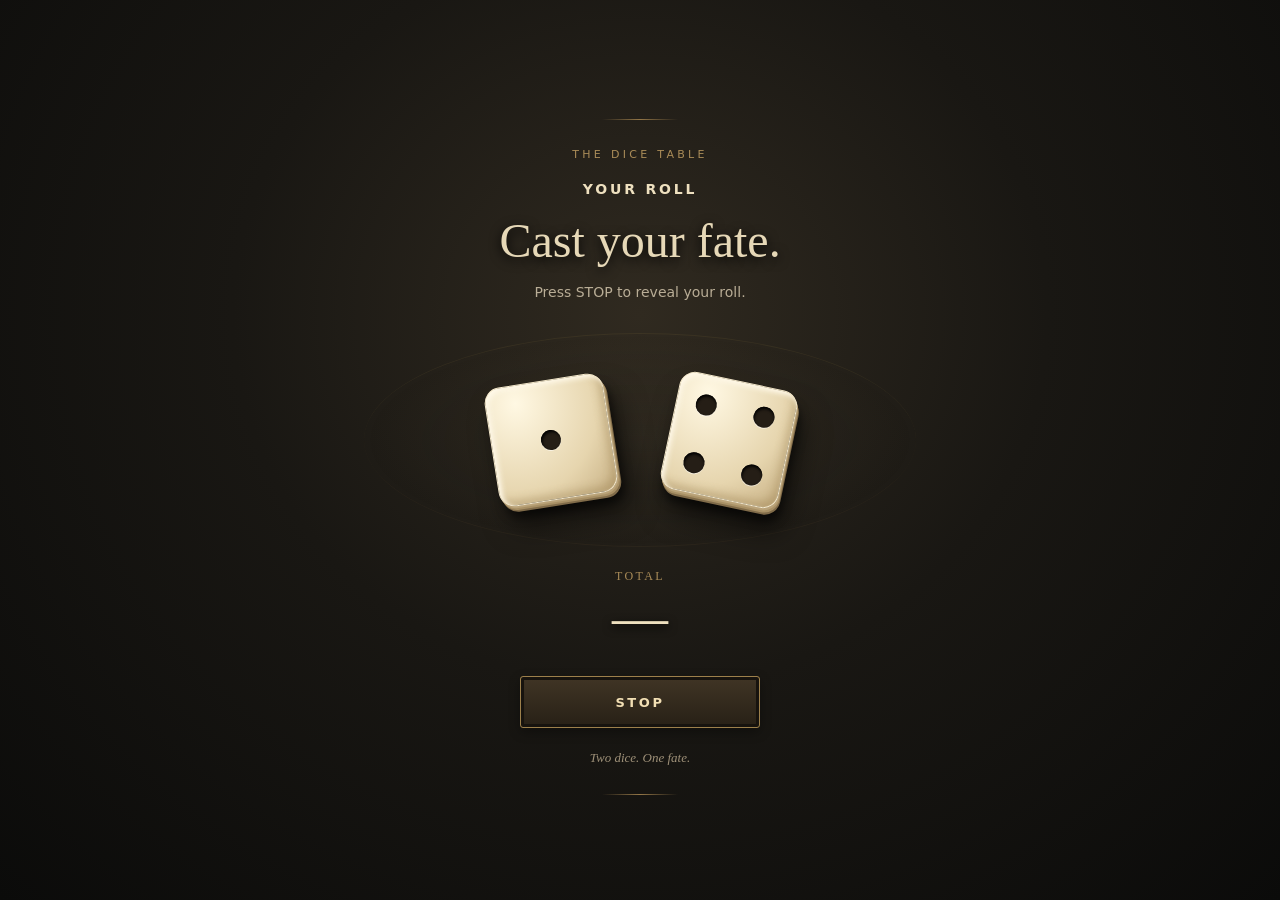
<file: dice/index.html>
<!doctype html>
<html lang="en">
<head>
  <meta charset="utf-8">
  <meta name="viewport" content="width=device-width, initial-scale=1">
  <title>Dice roll</title>
  <link rel="stylesheet" href="dice.css">
  <script src="dice.js" defer></script>
</head>
<body>
  <main class="dice-panel">
    <p class="eyebrow">THE DICE TABLE</p>
    <p class="turn-label" id="turn-label">YOUR ROLL</p>
    <h1>Cast your fate.</h1>
    <p class="hint">Press STOP to reveal your roll.</p>
    <div class="dice-pair" aria-label="Two dice rolling">
      <div class="die" role="img" aria-label="First die rolling"></div>
      <div class="die" role="img" aria-label="Second die rolling"></div>
    </div>
    <p class="total" role="status" aria-live="polite" aria-atomic="true">Total <strong>—</strong></p>
    <div class="results" aria-live="polite" aria-atomic="true" hidden>
      <p>YOUR ROLL: <strong id="player-total">—</strong></p>
      <p>ENEMY ROLL: <strong id="enemy-total">—</strong></p>
    </div>
    <button id="stop" type="button">STOP</button>
    <p class="footnote">Two dice. One fate.</p>
  </main>
</body>
</html>
</file>
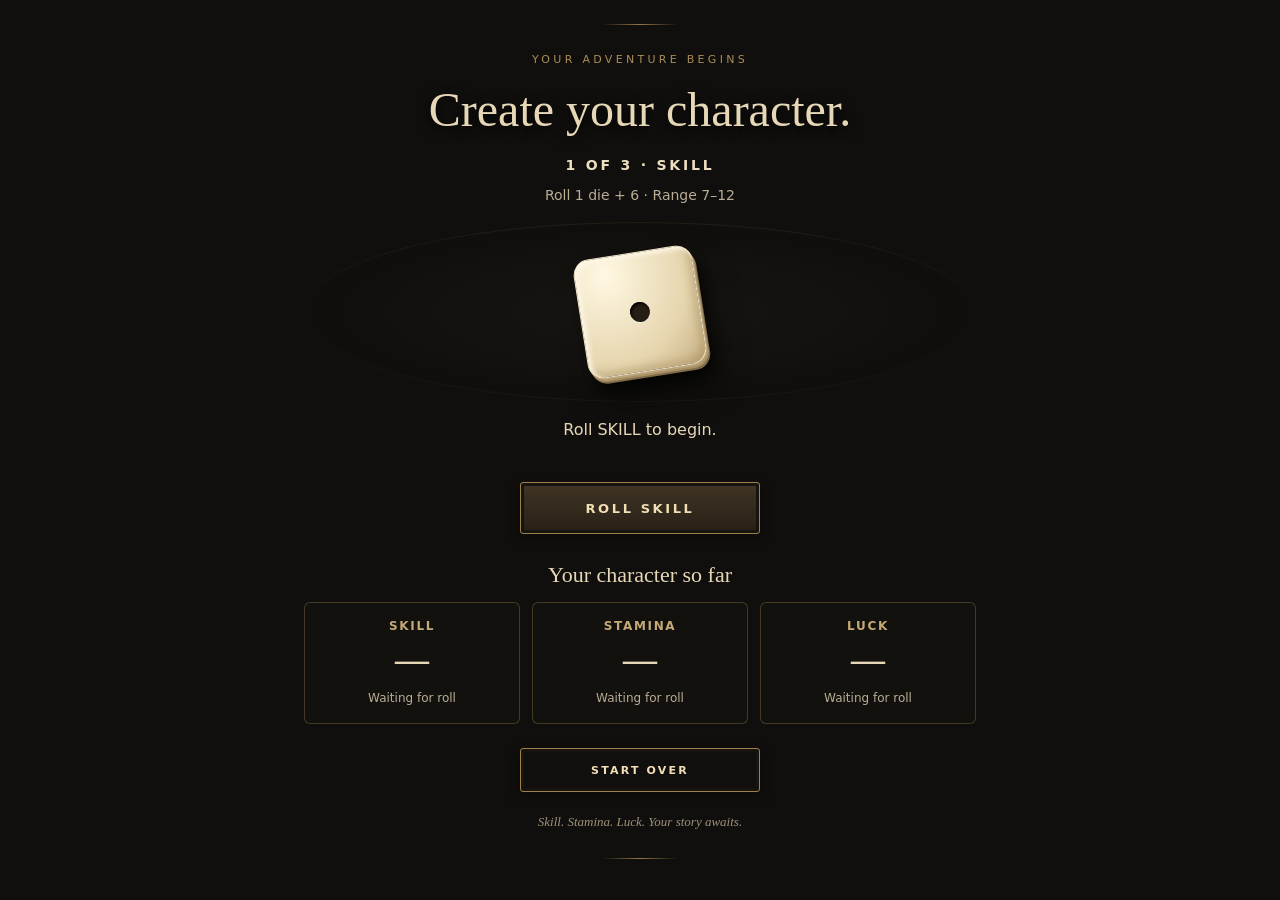
<file: game-2-map/index.html>
<!doctype html>
<html lang="en" class="game-2-starting">
<head>
  <meta charset="utf-8">
  <meta name="viewport" content="width=device-width, initial-scale=1">
  <style>
    html { background: #080706; }
    html.game-2-starting body { visibility: hidden; }
  </style>
  <title>Fighting Fantasy - Game 2</title>
  <link rel="stylesheet" href="style.css?v=activity-panel-20260919">
</head>
<body>
  <section id="characterSetup" aria-label="Create your character" hidden></section>
  <main id="adventure" class="game-shell" hidden>
    <section class="scene-panel">
      <img id="scene" alt="Current dungeon location">
      <div class="shade" aria-hidden="true"></div>
    </section>

    <section class="story-panel">
      <dl id="playerStats" class="player-stats" aria-label="Your current stats" aria-live="polite" hidden>
        <div><dt>SKILL</dt><dd id="playerSkill"></dd></div>
        <div><dt>STAMINA</dt><dd id="playerStamina"></dd></div>
        <div><dt>LUCK</dt><dd id="playerLuck"></dd></div>
      </dl>
      <section id="activityPanel" class="activity-panel" aria-label="Main activity panel">
      <div id="storyContent">
      <p class="eyebrow">Fighting Fantasy</p>
      <h1 id="locationName" tabindex="-1"></h1>
      <p id="storyText" class="story-text"></p>
      <nav id="storyPager" class="story-pager" aria-label="Story pages" hidden>
        <button id="previousPage" type="button" aria-label="Previous story page">←</button>
        <span id="pageIndicator" role="status" aria-live="polite"></span>
        <button id="nextPage" type="button" aria-label="Next story page">→</button>
      </nav>
      </div>
      <div id="luckContent" hidden>
      <h2>TEST YOUR LUCK</h2>
      <div id="luckDice" hidden></div>
      </div>
      <p id="luckResult" role="status" hidden></p>
      <button id="stopLuckButton" class="choice-button" type="button" hidden>STOP</button>
      <div id="monsterTimer" class="monster-timer" role="timer" aria-label="Time remaining" hidden>
        <span>Time remaining</span>
        <strong id="monsterSeconds">10</strong>
      </div>

      <section id="battle" aria-label="Battle" hidden></section>
      <p id="activityMessage" role="status" hidden></p>
      </section>
      <div id="choiceHeading" class="choice-heading">What will you do?</div>
      <div id="choiceButtons" class="choices" aria-label="Story choices"></div>

      <div class="utility-buttons">
        <button id="inventoryButton" class="inventory-button" aria-expanded="false">
          Inventory <span id="inventoryCount">0/2</span>
        </button>
        <button id="useButton" class="use-button">Use</button>
        <button id="examineButton" class="examine-button">Examine</button>
      </div>
      <div id="inventoryPanel" class="inventory-panel" hidden>
        <button class="inventory-slot" data-inventory-slot="0">
          <span>Item 1</span><strong id="inventoryItem1">Empty</strong>
        </button>
        <button class="inventory-slot" data-inventory-slot="1">
          <span>Item 2</span><strong id="inventoryItem2">Empty</strong>
        </button>
        <button id="clearInventoryButton" class="clear-inventory">Clear Inventory</button>
      </div>

    </section>
  </main>
  <script src="../dice/dice.js"></script>
  <script src="../stats/stats.js"></script>
  <script src="map-data.js?v=pit-door-20260916"></script>
  <script src="navigation/navigation.js"></script>
  <script src="inventory/inventory.js?v=visible-items-20260919"></script>
  <script src="../combat/encounter/combat.js"></script>
  <script src="../combat/encounter/battle-ui.js?v=matched-sword-speed"></script>
  <script src="combat/combat.js?v=skill-test-20260919"></script>
  <script src="../stats/stats-ui.js"></script>
  <script src="character-setup.js"></script>
  <script src="luck-check.js"></script>
  <script src="game.js"></script>
</body>
</html>
</file>
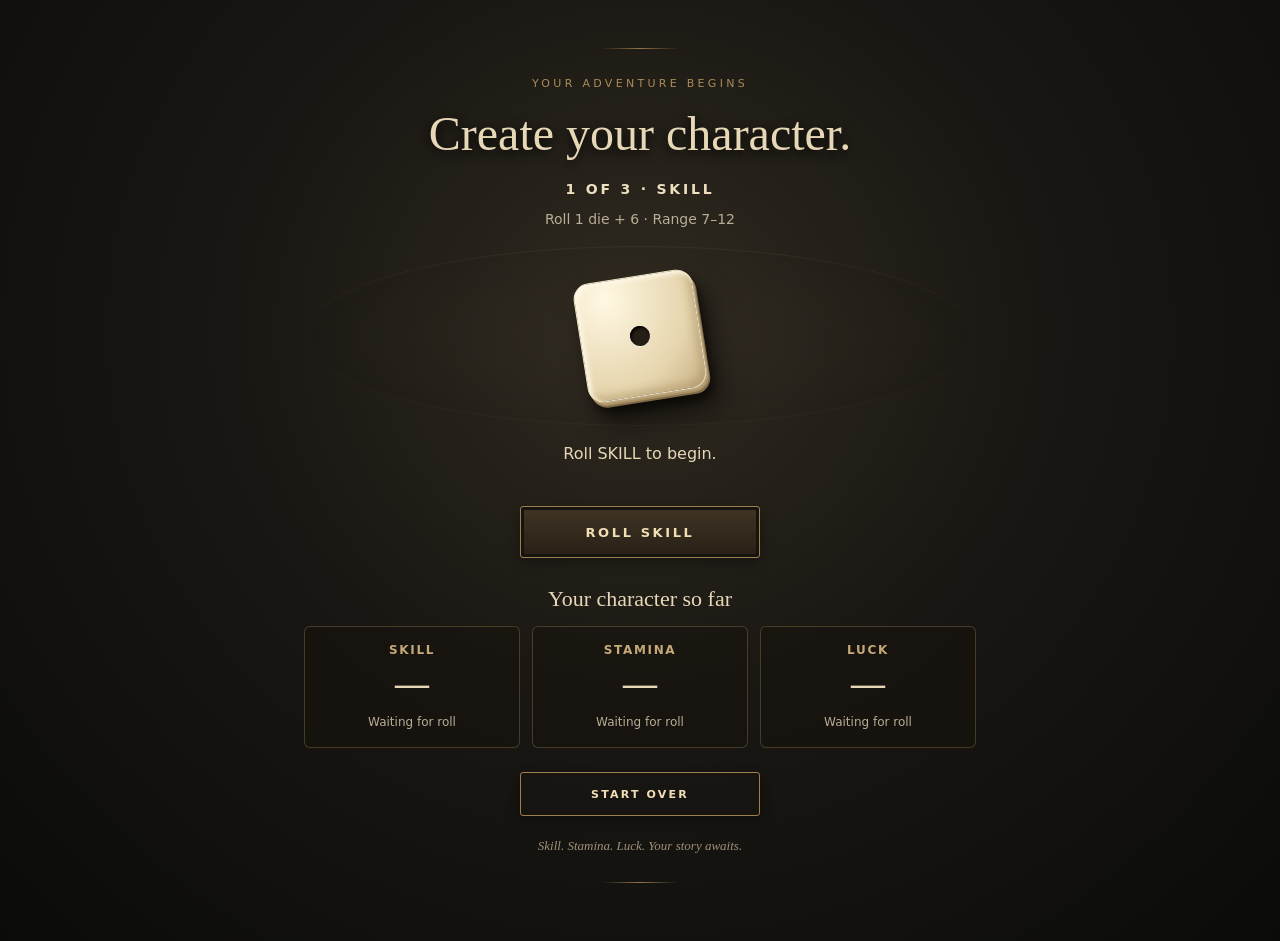
<file: stats/index.html>
<!doctype html>
<!-- Generated by build-demo.py; edit the separate source files, then rebuild. -->
<html lang="en">
<head>
  <meta charset="utf-8">
  <meta name="viewport" content="width=device-width, initial-scale=1">
  <title>Create your character — Player stats</title>
  <style>
/* Source: ../dice/dice.css */
* { box-sizing: border-box; }
:root { color-scheme: dark; font-family: Georgia, "Times New Roman", serif; color: #e6d8b7; background: #100f0d; }
body {
  margin: 0; min-height: 100vh; min-height: 100svh; display: grid; place-items: center; padding: 24px;
  background: radial-gradient(ellipse at 50% 35%, #302a20 0, #191713 45%, #0b0b0a 100%);
}
.dice-panel { position: relative; width: min(100%, 600px); text-align: center; padding: 48px 24px 34px; }
.dice-panel::before, .dice-panel::after { content: ""; display: block; width: 76px; height: 1px; margin: 0 auto 28px; background: linear-gradient(90deg, transparent, #937647, transparent); }
.dice-panel::after { margin: 28px auto 0; }
.eyebrow { margin: 0; color: #aa8c58; font: 11px system-ui, sans-serif; letter-spacing: .3em; }
h1 { margin: 16px 0 14px; font-size: clamp(32px, 7vw, 48px); font-weight: 400; text-shadow: 0 3px 12px #000; }
.hint { min-height: 20px; margin: 0; color: #b9ad96; font: 14px/1.5 system-ui, sans-serif; }
.dice-pair {
  display: flex; align-items: center; justify-content: center; gap: clamp(28px, 8vw, 58px); margin: 30px auto 22px; padding: 46px 20px;
  border-radius: 50%; border-top: 1px solid #8b734025; border-bottom: 1px solid #8b734018;
  background: radial-gradient(ellipse, #49403025, transparent 70%);
  perspective: 700px;
}
.die {
  flex-shrink: 0; width: clamp(88px, 24vw, 120px); aspect-ratio: 1;
  padding: 19px; display: grid; grid-template: repeat(3, 1fr) / repeat(3, 1fr); gap: 9px;
  border-radius: 16px; border: 1px solid #f5e9cc;
  background: radial-gradient(ellipse at 25% 15%, #fff8e3, #e6d5ae 65%, #c6af83);
  box-shadow: inset 3px 3px 5px #fff9e9, inset -4px -5px 9px #8b6f3c50, 1px 2px 0 #baa379, 2px 4px 0 #a89065, 3px 6px 0 #806b49, 5px 12px 10px #0008, 10px 22px 28px #0008;
  transform: rotate(-9deg);
}
.die:nth-child(2) { transform: rotate(12deg); }
.pip { border-radius: 50%; background: #251e16; box-shadow: inset 1px 2px 3px #000, 0 1px 0 #fff8; visibility: hidden; }
.pip.visible { visibility: visible; }
.rolling .die { animation: tumble .24s ease-in-out infinite alternate; }
.rolling .die:nth-child(2) { animation: tumble-second .28s ease-in-out infinite alternate; }
@keyframes tumble { from { transform: translateY(-3px) rotate(-13deg); } to { transform: translateY(3px) rotate(5deg); } }
@keyframes tumble-second { from { transform: translateY(3px) rotate(15deg); } to { transform: translateY(-4px) rotate(-4deg); } }
.total { margin: 0 0 24px; color: #aa8c58; font-size: 12px; text-transform: uppercase; letter-spacing: .2em; }
.total strong { display: block; min-height: 68px; color: #eee0bf; font-size: 56px; font-weight: 400; line-height: 1.2; letter-spacing: 0; font-variant-numeric: tabular-nums; text-shadow: 0 3px 10px #000; }
button { width: min(100%, 240px); min-height: 52px; border: 1px solid #9d804b; border-radius: 3px; background: linear-gradient(#403525, #272016); color: #f2dfb4; box-shadow: inset 0 0 0 3px #17130e, 0 4px 12px #0005; font: 600 13px system-ui, sans-serif; letter-spacing: .2em; cursor: pointer; }
button:hover { background: linear-gradient(#58472f, #35291b); border-color: #d5b376; }
button:active { transform: translateY(1px); }
button:focus-visible { outline: 2px solid #f3d99f; outline-offset: 5px; }
.footnote { color: #9e9078; margin: 22px 0 0; font-size: 13px; font-style: italic; }
@media (prefers-reduced-motion: reduce) { .rolling .die { animation: none; } }
@media (max-width: 360px) { body { padding: 12px; } .dice-panel { padding-inline: 12px; } .die { padding: 15px; gap: 7px; } }

/* Turn and saved results reuse the existing palette and typography. */
.turn-label { margin: 20px 0 0; color: #eee0bf; font: 600 14px system-ui, sans-serif; letter-spacing: .2em; }
.results { margin: 0 0 24px; color: #b9ad96; font: 13px/1.6 system-ui, sans-serif; letter-spacing: .08em; }
.results p { margin: 6px 0; }
.results strong { color: #eee0bf; font-variant-numeric: tabular-nums; }

</style>
  <style>
/* Source: stats.css */
[hidden] { display: none !important; }
.dice-panel { width: min(100%, 720px); padding-top: 24px; }
.turn-label { margin-bottom: 12px; }
#message { min-height: 48px; font: 16px/1.5 system-ui, sans-serif; }
#stat-dice { margin-block: 16px; padding-block: 28px; min-height: 180px; }
h2 { font-size: 22px; font-weight: normal; margin: 28px 0 14px; }
#summary { display: grid; grid-template-columns: repeat(3, 1fr); gap: 12px; margin: 0 0 24px; }
.stat-card { border: 1px solid #93764766; border-radius: 6px; padding: 16px 8px; background: #17130e88; }
dt { font: 600 12px system-ui, sans-serif; letter-spacing: .14em; color: #c5aa78; }
dd { margin: 8px 0 0; }
.stat-value { display: block; font-size: 34px; }
.calculation { display: block; font: 12px/1.5 system-ui, sans-serif; color: #b9ad96; margin-top: 10px; }
.secondary { background: transparent; font-size: 11px; min-height: 44px; }
@media (max-width: 480px) { #summary { grid-template-columns: 1fr; } .stat-card { padding: 12px; } .stat-value { font-size: 28px; } }

</style>
</head>
<body>
  <main class="dice-panel">
    <p class="eyebrow">YOUR ADVENTURE BEGINS</p>
    <h1>Create your character.</h1>
    <p id="step" class="turn-label"></p>
    <p id="rule" class="hint"></p>
    <div id="stat-dice" class="dice-pair" role="img" aria-label="Dice ready to roll"></div>
    <p id="message" role="status" aria-live="polite" aria-atomic="true"></p>
    <button id="roll-stat" type="button">ROLL SKILL</button>
    <section aria-labelledby="summary-title">
      <h2 id="summary-title">Your character so far</h2>
      <dl id="summary"></dl>
    </section>
    <button id="reset-stats" class="secondary" type="button">START OVER</button>
    <p class="footnote">Skill. Stamina. Luck. Your story awaits.</p>
  </main>
<script>
/* Source: ../dice/dice.js */
/* Reusable logic: Dice.rollDice() returns { values: [d1, d2], total }.
   Dice.createRoller({ onTick, onStop }) separates timing from the page UI.
   Call start() to begin/restart; stop() returns the final result and fires
   onStop(result) once. Later stat systems can consume that result directly. */
(function (root) {
  "use strict";

  function rollDice(random = Math.random) {
    const values = Array.from({ length: 2 }, () => {
      const sample = random();
      if (!Number.isFinite(sample) || sample < 0 || sample >= 1) {
        throw new RangeError("Random source must return a number in [0, 1).");
      }
      return Math.floor(sample * 6) + 1;
    });
    return Object.freeze({ values: Object.freeze(values), total: values[0] + values[1] });
  }

  function createRoller({ onTick = () => {}, onStop = () => {}, interval = 75, random = Math.random } = {}) {
    if (!Number.isFinite(interval) || interval <= 0) {
      throw new RangeError("Roll interval must be a positive number.");
    }
    let timer = null;
    let result = null;
    return {
      start() {
        if (timer !== null) return;
        result = null;
        timer = setInterval(() => onTick(rollDice(random)), interval);
        onTick(rollDice(random));
      },
      stop() {
        if (result !== null) return result;
        clearInterval(timer);
        timer = null;
        result = rollDice(random);
        onStop(result);
        return result;
      },
      destroy() {
        clearInterval(timer);
        timer = null;
      }
    };
  }

  // Optional player/enemy sequencing, independent of the DOM and animation.
  // recordRoll accepts a Dice result; onComplete receives both saved results.
  function createSequence({ onComplete = () => {} } = {}) {
    let player = null;
    let enemy = null;
    function getResults() {
      return Object.freeze({ player, enemy });
    }
    return {
      getResults,
      nextTurn() { return player === null ? "player" : enemy === null ? "enemy" : null; },
      recordRoll(result) {
        if (player !== null && enemy !== null) throw new Error("Reset before starting a new sequence.");
        if (!result || !Array.isArray(result.values) || result.values.length !== 2 ||
            !result.values.every(value => Number.isInteger(value) && value >= 1 && value <= 6) ||
            result.total !== result.values[0] + result.values[1]) {
          throw new TypeError("Expected a valid two-dice result.");
        }
        const saved = Object.freeze({ values: Object.freeze([...result.values]), total: result.total });
        if (player === null) player = saved;
        else {
          enemy = saved;
          onComplete(getResults());
        }
        return getResults();
      },
      reset() { player = null; enemy = null; }
    };
  }

  root.Dice = Object.freeze({ rollDice, createRoller, createSequence });
  if (typeof module !== "undefined" && module.exports) module.exports = root.Dice;
  if (typeof document === "undefined") return;

  function mount() {
    const dice = document.querySelectorAll(".die");
    const button = document.querySelector("#stop");
    const total = document.querySelector(".total strong");
    const pair = document.querySelector(".dice-pair");
    if (dice.length !== 2 || !button || !total || !pair) return;

    // Positions in a 3 x 3 grid, numbered left-to-right from 0 to 8.
    const faces = [[], [4], [0, 8], [0, 4, 8], [0, 2, 6, 8], [0, 2, 4, 6, 8], [0, 2, 3, 5, 6, 8]];
    dice.forEach(die => {
      for (let i = 0; i < 9; i++) {
        const pip = document.createElement("span");
        pip.className = "pip";
        pip.setAttribute("aria-hidden", "true");
        die.appendChild(pip);
      }
    });

    function render({ values }, final = false) {
      dice.forEach((die, index) => {
        Array.from(die.children).forEach((pip, position) => {
          pip.classList.toggle("visible", faces[values[index]].includes(position));
        });
        if (final) die.setAttribute("aria-label", `Die ${index + 1}: ${values[index]}`);
      });
    }

    const turnLabel = document.querySelector("#turn-label");
    const resultsPanel = document.querySelector(".results");
    const playerTotal = document.querySelector("#player-total");
    const enemyTotal = document.querySelector("#enemy-total");
    const hint = document.querySelector(".hint");
    const sequence = createSequence();
    let rolling = false;
    const roller = createRoller({
      onTick: render,
      onStop(result) {
        render(result, true);
        total.textContent = String(result.total);
        pair.setAttribute("aria-label", `Dice: ${result.values.join(" and ")}`);
        rolling = false;
        pair.classList.remove("rolling");
        const results = sequence.recordRoll(result);
        resultsPanel.hidden = false;
        playerTotal.textContent = String(results.player.total);
        enemyTotal.textContent = results.enemy ? String(results.enemy.total) : "—";
        button.textContent = results.enemy ? "ROLL AGAIN" : "ROLL ENEMY";
        hint.textContent = results.enemy
          ? "Press ROLL AGAIN to start a fresh sequence."
          : "Your total is saved. Press ROLL ENEMY.";
      }
    });
    function startRoll() {
      if (sequence.nextTurn() === null) {
        sequence.reset();
        resultsPanel.hidden = true;
        playerTotal.textContent = "—";
        enemyTotal.textContent = "—";
      }
      const turn = sequence.nextTurn();
      turnLabel.textContent = turn === "player" ? "YOUR ROLL" : "ENEMY ROLL";
      rolling = true;
      total.textContent = "—";
      button.textContent = "STOP";
      pair.classList.add("rolling");
      pair.setAttribute("aria-label", "Two dice rolling");
      dice.forEach((die, index) => die.setAttribute("aria-label", `Die ${index + 1} rolling`));
      hint.textContent = turn === "player"
        ? "Press STOP to reveal your roll."
        : "Press STOP to reveal the enemy’s roll.";
      roller.start();
    }
    button.addEventListener("click", () => {
      if (rolling) roller.stop();
      else startRoll();
    });
    window.addEventListener("pagehide", () => roller.destroy());
    window.addEventListener("pageshow", event => {
      if (event.persisted && rolling) roller.start();
    });
    startRoll();
  }

  if (document.readyState === "loading") {
    document.addEventListener("DOMContentLoaded", mount, { once: true });
  } else {
    mount();
  }
})(globalThis);

</script>
<script>
/* Source: stats.js */
/* DOM-independent character generation. Load dice/dice.js before this file. */
(function (root) {
  'use strict';
  const definitions = Object.freeze([
    Object.freeze({ key: 'skill', label: 'SKILL', dice: 1, bonus: 6 }),
    Object.freeze({ key: 'stamina', label: 'STAMINA', dice: 2, bonus: 12 }),
    Object.freeze({ key: 'luck', label: 'LUCK', dice: 1, bonus: 6 })
  ]);
  function createGenerator({ dice = root.Dice, onChange = () => {}, onTick = () => {} } = {}) {
    if (!dice || typeof dice.createRoller !== 'function') throw new TypeError('Dice.createRoller is required.');
    let results = {};
    let index = 0;
    let rolling = false;
    let disposed = false;
    function getState() {
      return Object.freeze({ current: definitions[index] || null, rolling,
        complete: index === definitions.length, results: Object.freeze({ ...results }) });
    }
    function selectedValues(result) {
      const values = result.values.slice(0, definitions[index].dice);
      if (values.length !== definitions[index].dice || !values.every(v => Number.isInteger(v) && v >= 1 && v <= 6)) {
        throw new TypeError('Expected six-sided dice values.');
      }
      return Object.freeze(values);
    }
    const roller = dice.createRoller({
      onTick(result) { if (rolling && !disposed) onTick(selectedValues(result), getState()); },
      onStop(result) {
        if (!rolling || disposed) return;
        const stat = definitions[index];
        const values = selectedValues(result);
        const total = values.reduce((sum, value) => sum + value, 0) + stat.bonus;
        results[stat.key] = Object.freeze({ values, bonus: stat.bonus, total,
          calculation: `Roll ${values.join(' + ')} + ${stat.bonus} = ${stat.label} ${total}` });
        rolling = false;
        index += 1;
        onChange(getState());
      }
    });
    return Object.freeze({
      getState,
      start() {
        if (disposed || rolling || index === definitions.length) return false;
        rolling = true;
        onChange(getState());
        roller.start();
        return true;
      },
      stop() {
        if (disposed || !rolling) return false;
        roller.stop();
        return true;
      },
      reset() {
        if (disposed) return;
        roller.destroy();
        results = {}; index = 0; rolling = false;
        onChange(getState());
      },
      destroy() { roller.destroy(); rolling = false; disposed = true; }
    });
  }
  // A fresh adventure uses the existing generator and owns its current stats.
  // Passing completed generator results also supports games with manual setup.
  function createCharacter({ results, dice = root.Dice } = {}) {
    if (!results) {
      const generator = createGenerator({ dice });
      try {
        for (const stat of definitions) { generator.start(); generator.stop(); }
        results = generator.getState().results;
      } finally { generator.destroy(); }
    }
    const initial = {};
    for (const { key } of definitions) {
      const value = results[key]?.total;
      if (!Number.isInteger(value) || value < 0) throw new TypeError('Expected completed stat results.');
      initial[key] = value;
    }
    Object.freeze(initial);
    const current = { ...initial };
    return Object.freeze({
      getState() { return Object.freeze({ initial, current: Object.freeze({ ...current }) }); },
      testLuck(roll = dice.rollDice()) {
        if (!roll || !Array.isArray(roll.values) || roll.values.length !== 2 ||
            !roll.values.every(value => Number.isInteger(value) && value >= 1 && value <= 6) ||
            roll.total !== roll.values[0] + roll.values[1]) throw new TypeError('Expected a valid two-dice result.');
        const luckUsed = current.luck;
        current.luck = Math.max(0, luckUsed - 1);
        return Object.freeze({ values: Object.freeze([...roll.values]), total: roll.total, luckUsed,
          successful: roll.total <= luckUsed, luckAfter: current.luck });
      }
    });
  }
  root.PlayerStats = Object.freeze({ definitions, createGenerator, createCharacter });
  if (typeof module !== 'undefined' && module.exports) module.exports = root.PlayerStats;
})(globalThis);

</script>
<script>
/* Source: stats-ui.js */
(function (root) {
  'use strict';
  // Use the shared dice CSS and pip layout for consistent visuals.
  const positions = [[], [4], [0, 8], [0, 4, 8], [0, 2, 6, 8], [0, 2, 4, 6, 8], [0, 2, 3, 5, 6, 8]];
  function renderDice(pair, values, rolling = false) {
    pair.classList.toggle('rolling', rolling);
    pair.replaceChildren(...values.map(value => {
      const die = document.createElement('div');
      die.className = 'die';
      die.setAttribute('aria-hidden', 'true');
      for (let i = 0; i < 9; i++) {
        const pip = document.createElement('span');
        pip.className = `pip${positions[value].includes(i) ? ' visible' : ''}`;
        die.append(pip);
      }
      return die;
    }));
    pair.setAttribute('aria-label', rolling ? `${values.length === 1 ? 'One die' : 'Two dice'} rolling` : `Dice: ${values.join(' and ')}`);
  }
  function mount(container, { onComplete = null } = {}) {
  const pair = container.querySelector('#stat-dice');
  const button = container.querySelector('#roll-stat');
  const message = container.querySelector('#message');
  function render(state) {
    pair.classList.toggle('rolling', state.rolling);
    const last = Object.values(state.results).at(-1);
    const step = container.querySelector('#step');
    const rule = container.querySelector('#rule');
    if (state.complete) {
      step.textContent = 'CHARACTER COMPLETE';
      rule.textContent = 'Your final character stats are ready.';
    } else {
      const stat = state.current;
      step.textContent = `${PlayerStats.definitions.indexOf(stat) + 1} OF 3 · ${stat.label}`;
      rule.textContent = `Roll ${stat.dice === 1 ? '1 die' : '2 dice'} + ${stat.bonus} · Range ${stat.dice + stat.bonus}–${stat.dice * 6 + stat.bonus}`;
    }
    message.textContent = state.rolling ? 'Press STOP to reveal your roll.' : last ? last.calculation : 'Roll SKILL to begin.';
    if (!state.rolling) renderDice(pair, last ? last.values : [1]);
    button.hidden = state.complete;
    button.textContent = state.rolling ? `STOP ${state.current.label}` : state.complete ? 'COMPLETE' : `ROLL ${state.current.label}`;
    container.querySelector('#summary-title').textContent = state.complete ? 'Your final character stats' : 'Your character so far';
    container.querySelector('#summary').replaceChildren(...PlayerStats.definitions.map(stat => {
      const card = document.createElement('div'); card.className = 'stat-card';
      const title = document.createElement('dt'); title.textContent = stat.label;
      const detail = document.createElement('dd');
      const value = document.createElement('strong'); value.className = 'stat-value';
      value.textContent = state.results[stat.key]?.total ?? '—';
      const calculation = document.createElement('span'); calculation.className = 'calculation';
      calculation.textContent = state.results[stat.key]?.calculation ?? 'Waiting for roll';
      detail.append(value, calculation); card.append(title, detail); return card;
    }));
    if (onComplete) {
      const begin = container.querySelector('#begin-adventure');
      begin.hidden = !state.complete;
      if (state.complete) begin.focus();
    } else if (state.complete) container.querySelector('#reset-stats').focus();
  }
  const generator = PlayerStats.createGenerator({ onChange: render, onTick: values => renderDice(pair, values, true) });
  button.addEventListener('click', () => generator.getState().rolling ? generator.stop() : generator.start());
  container.querySelector('#reset-stats').addEventListener('click', () => { generator.reset(); button.focus(); });
  if (onComplete) container.querySelector('#begin-adventure').onclick = () => {
    const state = generator.getState();
    if (state.complete) onComplete(state.results);
  };
  render(generator.getState());
  return Object.freeze({ reset() { generator.reset(); }, destroy() { generator.destroy(); } });
  }
  root.PlayerStatsUI = Object.freeze({ mount, renderDice });
})(globalThis);

</script>
<script>
/* Source: stats-demo.js */
const statsDemo = PlayerStatsUI.mount(document);
window.addEventListener('pagehide', () => statsDemo.reset());

</script>
</body>
</html>
</file>
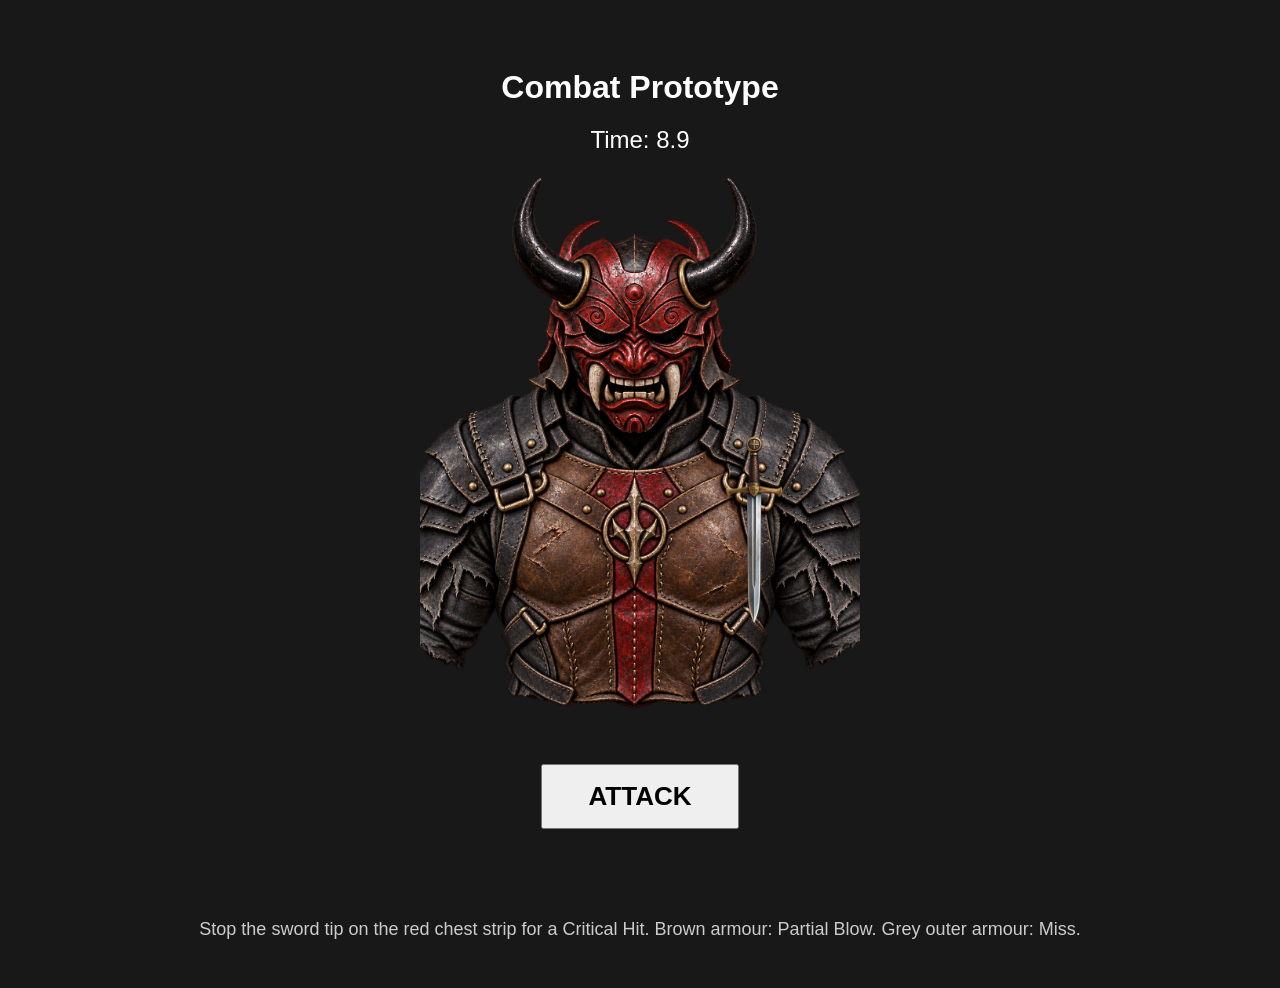
<file: combat/combat-demo.html>
<!DOCTYPE html>
<html lang="en">
<head>
  <meta charset="UTF-8">
  <meta name="viewport" content="width=device-width, initial-scale=1.0">

  <title>Combat Prototype</title>

  <style>
    body {
      font-family: Arial, sans-serif;
      background: #181818;
      color: white;
      text-align: center;
      padding: 40px 20px;
    }

    h1 {
      margin-bottom: 10px;
    }

    #timer {
      font-size: 24px;
      margin: 20px;
    }

    #combatArea {
      position: relative;
      width: 100%;
      max-width: 440px;
      margin: 10px auto 20px;
    }

    #attackTarget {
      display: block;
      width: 100%;
      height: auto;
    }

    /* Invisible scoring track across the lower chest, at 82% image height. */
    #combatBar {
      position: absolute;
      left: 0;
      top: 82%;
      width: 100%;
      height: 0;
      pointer-events: none;
    }

    #sword {
      position: absolute;
      width: 126.75px;
      height: auto;
      left: 0;
      bottom: 18%;
      transform: translateX(-50%);
      pointer-events: none;
      user-select: none;
      z-index: 1;
    }

    #attackButton {
      margin-top: 20px;

      font-size: 26px;
      font-weight: bold;

      padding: 15px 45px;

      cursor: pointer;
    }

    #result {
      font-size: 32px;
      font-weight: bold;

      min-height: 45px;
      margin-top: 25px;
    }

    #instructions {
      margin-top: 20px;
      color: #cccccc;
      font-size: 18px;
    }
  </style>
</head>

<body>

  <h1>Combat Prototype</h1>

  <div id="timer">
    Time: <span id="time">10.0</span>
  </div>

  <div id="combatArea">

    <img id="attackTarget" src="attack-target.png" alt="Armour target: grey outer arms, brown chest and red centre" width="1122" height="1402">

    <img
      id="sword"
      src="sword.png"
      alt="Sword"
    >

    <div id="combatBar" aria-hidden="true"></div>

  </div>

  <button id="attackButton">
    ATTACK
  </button>

  <div id="result"></div>

  <div id="instructions">
    Stop the sword tip on the red chest strip for a Critical Hit. Brown armour: Partial Blow. Grey outer armour: Miss.
  </div>

<script>

const sword =
  document.getElementById("sword");

const bar =
  document.getElementById("combatBar");

const attackButton =
  document.getElementById("attackButton");

const result =
  document.getElementById("result");

const timeDisplay =
  document.getElementById("time");


let position = 0;

let direction = 1;

let running = true;

let lastTime =
  performance.now();

let turnTime = 10;


/*
  Sword takes 1.5 seconds
  to travel from one side
  of the bar to the other.
*/

const travelTime = 1500;


function animate(currentTime) {

  const delta =
    currentTime - lastTime;

  lastTime =
    currentTime;


  if (running) {

    const barWidth =
      bar.clientWidth;


    const speed =
      barWidth / travelTime;


    position +=
      speed *
      delta *
      direction;


    if (position >= barWidth) {

      position =
        barWidth;

      direction =
        -1;

    }


    if (position <= 0) {

      position =
        0;

      direction =
        1;

    }


    /*
      The horizontal position represents
      the EXACT position of the sword tip.
    */

    sword.style.left =
  (bar.offsetLeft + position) + "px";


    turnTime -=
      delta / 1000;


    if (turnTime <= 0) {

      turnTime = 0;

      running = false;

      result.textContent =
        "TURN LOST - DEFEND!";

      attackButton.textContent =
        "TRY AGAIN";

    }


    timeDisplay.textContent =
      turnTime.toFixed(1);

  }


  requestAnimationFrame(
    animate
  );

}


attackButton.addEventListener(
  "click",
  function () {

    if (!running) {

      resetTurn();

      return;

    }


    running = false;

    checkResult();


    attackButton.textContent =
      "TRY AGAIN";

  }
);


function checkResult() {

  // Artwork boundaries at the sword-tip line (82% down the image):
  // grey | brown | red chest strip | brown | grey.
  // Percentages are relative to the complete responsive target width.

  const barWidth =
    bar.clientWidth;


  const percentage =
    (position / barWidth) * 100;


  if (percentage < 19.5) {

    result.textContent =
      "MISS";

  }

  else if (percentage < 43.7) {

    result.textContent =
      "PARTIAL BLOW";

  }

  else if (percentage < 53.8) {

    result.textContent =
      "CRITICAL HIT!";

  }

  else if (percentage < 78) {

    result.textContent =
      "PARTIAL BLOW";

  }

  else {

    result.textContent =
      "MISS";

  }

}


function resetTurn() {

  position = 0;

  sword.style.left = bar.offsetLeft + "px";
  timeDisplay.textContent = "10.0";

  direction = 1;

  turnTime = 10;

  running = true;

  result.textContent = "";

  attackButton.textContent =
    "ATTACK";

  lastTime =
    performance.now();

}


// Preserve the exact relative tip position when the responsive target resizes.
let previousTrackWidth = bar.clientWidth;
window.addEventListener("resize", function () {
  const width = bar.clientWidth;
  if (previousTrackWidth > 0) position = position / previousTrackWidth * width;
  previousTrackWidth = width;
  sword.style.left = (bar.offsetLeft + position) + "px";
});

requestAnimationFrame(
  animate
);

</script>

</body>
</html>
</file>
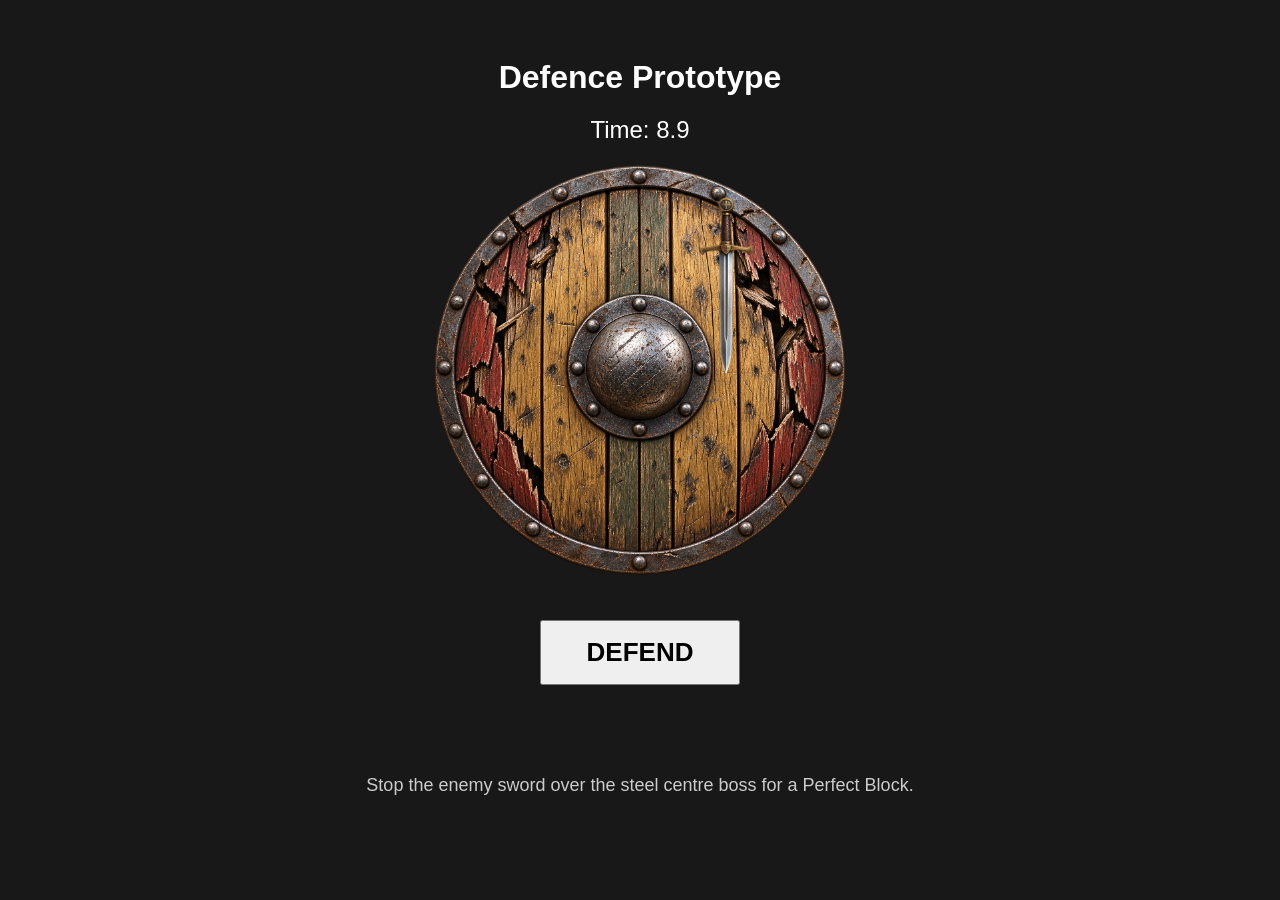
<file: defence/defence-demo.html>
<!DOCTYPE html>
<html lang="en">
<head>
  <meta charset="UTF-8">
  <meta name="viewport" content="width=device-width, initial-scale=1.0">

  <title>Defence Prototype</title>

  <style>
    body {
      font-family: Arial, sans-serif;
      background: #181818;
      color: white;
      text-align: center;
      padding: 30px 20px;
    }

    h1 {
      margin-bottom: 10px;
    }

    #timer {
      font-size: 24px;
      margin: 20px;
    }

    #defenceArea {
      position: relative;
      width: 90%;
      max-width: 420px;
      margin: 20px auto;
    }

    #shield {
      display: block;
      width: 100%;
      height: auto;
    }

    #enemySword {
      position: absolute;
      width: auto;
      height: 180px;

      left: 0;
      top: -25px;

      transform: translateX(-50%);
      z-index: 10;
      pointer-events: none;
      user-select: none;
    }

    #defendButton {
      margin-top: 20px;

      font-size: 26px;
      font-weight: bold;

      padding: 15px 45px;

      cursor: pointer;
    }

    #result {
      font-size: 32px;
      font-weight: bold;

      min-height: 45px;
      margin-top: 25px;
    }

    #instructions {
      margin-top: 20px;
      color: #cccccc;
      font-size: 18px;
    }
  </style>
</head>

<body>

  <h1>Defence Prototype</h1>

  <div id="timer">
    Time: <span id="time">10.0</span>
  </div>

  <div id="defenceArea">

    <img
      id="enemySword"
      src="sword.png"
      alt="Enemy Sword"
      width="1180"
      height="240"
    >

    <img
      id="shield"
      src="shield.png"
      alt="Damaged wooden shield with a steel centre boss"
      width="1261"
      height="1247"
    >

  </div>

  <button id="defendButton">
    DEFEND
  </button>

  <div id="result"></div>

  <div id="instructions">
    Stop the enemy sword over the steel centre boss for a Perfect Block.
  </div>

<script>

const sword =
  document.getElementById("enemySword");

const shield =
  document.getElementById("shield");

const defenceArea =
  document.getElementById("defenceArea");

const defendButton =
  document.getElementById("defendButton");

const result =
  document.getElementById("result");

const timeDisplay =
  document.getElementById("time");


let position = 0;

let running = true;

let roundStartedAt =
  performance.now();

let turnTime = 10;


/*
  Time for the sword to cross
  the entire shield.
*/

const travelTime = 1500;


function animate(currentTime) {

  if (running) {

    updateRound(currentTime);

  }


  requestAnimationFrame(
    animate
  );

}


defendButton.addEventListener(
  "click",
  function () {

    if (!running) {

      resetTurn();

      return;

    }

    updateRound(performance.now());

    if (!running) {

      return;

    }

    running = false;

    checkResult();


    defendButton.textContent =
      "TRY AGAIN";

  }
);


function checkResult() {

  const percentage =
    position * 100;


  if (percentage < 17.5) {

    result.textContent =
      "HIT";

  }

  else if (percentage < 40) {

    result.textContent =
      "PARTIAL BLOCK";

  }

  else if (percentage < 60) {

    result.textContent =
      "PERFECT BLOCK";

  }

  else if (percentage < 82.5) {

    result.textContent =
      "PARTIAL BLOCK";

  }

  else {

    result.textContent =
      "HIT";

  }

}


function resetTurn() {

  position = 0;

  turnTime = 10;

  running = true;

  result.textContent = "";

  defendButton.textContent =
    "DEFEND";

  roundStartedAt =
    performance.now();

  timeDisplay.textContent =
    turnTime.toFixed(1);

  placeSword();

}


function updateRound(currentTime) {

  const elapsed =
    currentTime - roundStartedAt;

  const journey =
    (elapsed % (travelTime * 2)) / travelTime;

  position = journey <= 1
    ? journey
    : 2 - journey;

  placeSword();

  turnTime = Math.max(
    0,
    10 - (elapsed / 1000)
  );

  timeDisplay.textContent =
    turnTime.toFixed(1);

  if (turnTime === 0) {

    running = false;

    result.textContent =
      "HIT";

    defendButton.textContent =
      "TRY AGAIN";

  }

}


function placeSword() {

  const areaRect =
    defenceArea.getBoundingClientRect();

  const shieldRect =
    shield.getBoundingClientRect();

  const trackLeft =
    shieldRect.left - areaRect.left + shield.clientLeft;

  const trackWidth =
    shield.clientWidth;

  sword.style.left =
    (trackLeft + (trackWidth * position)) + "px";

  /* Keep the point on the shield's horizontal target line. */
  sword.style.top =
    (
      shieldRect.top - areaRect.top
      + (shieldRect.height / 2)
      - sword.offsetHeight
      + 4
    ) + "px";

}


requestAnimationFrame(
  animate
);

window.addEventListener(
  "resize",
  placeSword
);

</script>

</body>
</html>
</file>
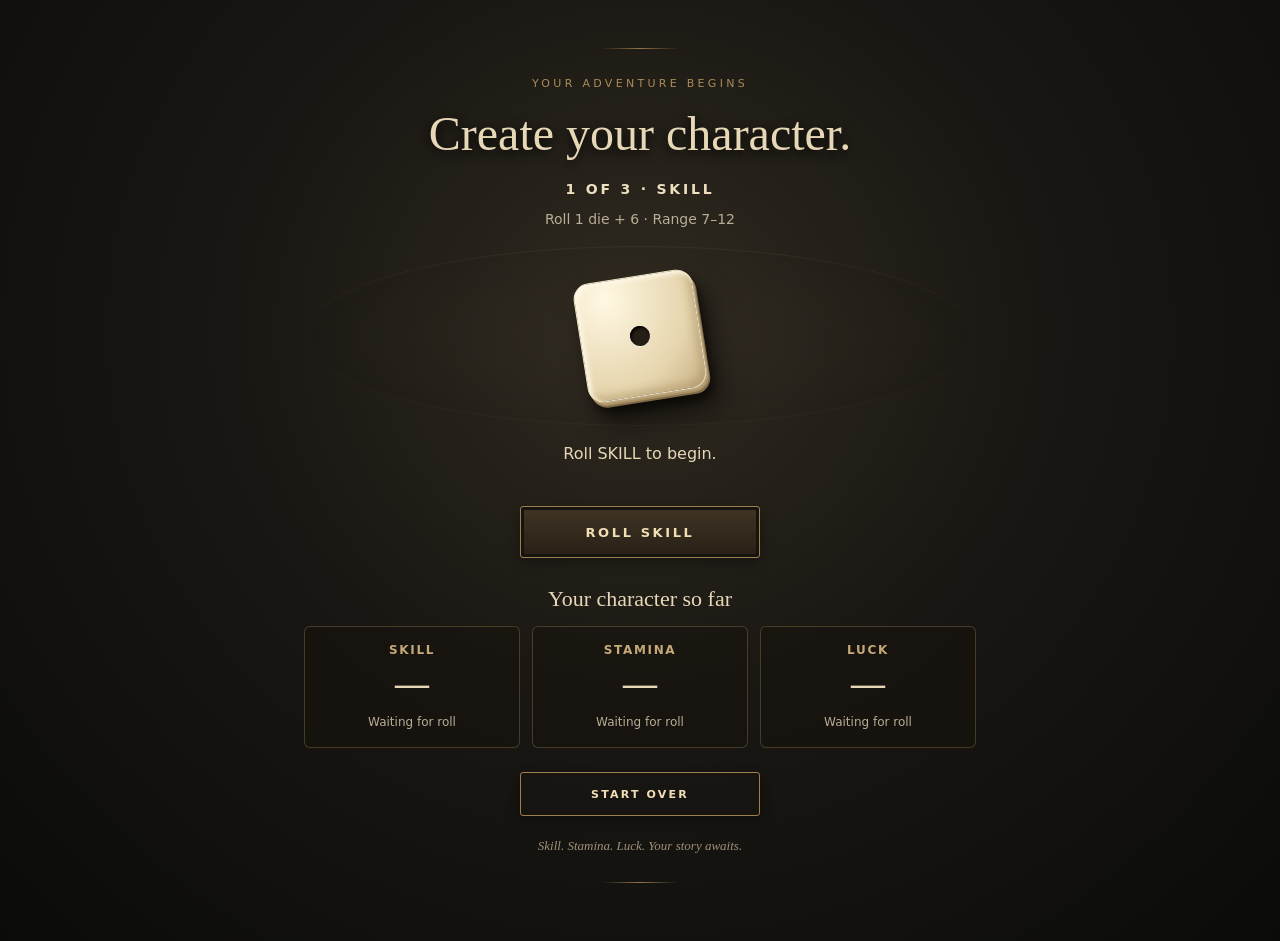
<file: stats/index.template.html>
<!doctype html>
<html lang="en">
<head>
  <meta charset="utf-8">
  <meta name="viewport" content="width=device-width, initial-scale=1">
  <title>Create your character — Player stats</title>
  <link rel="stylesheet" href="../dice/dice.css">
  <link rel="stylesheet" href="stats.css">
  <script src="../dice/dice.js" defer></script>
  <script src="stats.js" defer></script>
  <script src="stats-ui.js" defer></script>
  <script src="stats-demo.js" defer></script>
</head>
<body>
  <main class="dice-panel">
    <p class="eyebrow">YOUR ADVENTURE BEGINS</p>
    <h1>Create your character.</h1>
    <p id="step" class="turn-label"></p>
    <p id="rule" class="hint"></p>
    <div id="stat-dice" class="dice-pair" role="img" aria-label="Dice ready to roll"></div>
    <p id="message" role="status" aria-live="polite" aria-atomic="true"></p>
    <button id="roll-stat" type="button">ROLL SKILL</button>
    <section aria-labelledby="summary-title">
      <h2 id="summary-title">Your character so far</h2>
      <dl id="summary"></dl>
    </section>
    <button id="reset-stats" class="secondary" type="button">START OVER</button>
    <p class="footnote">Skill. Stamina. Luck. Your story awaits.</p>
  </main>
</body>
</html>
</file>
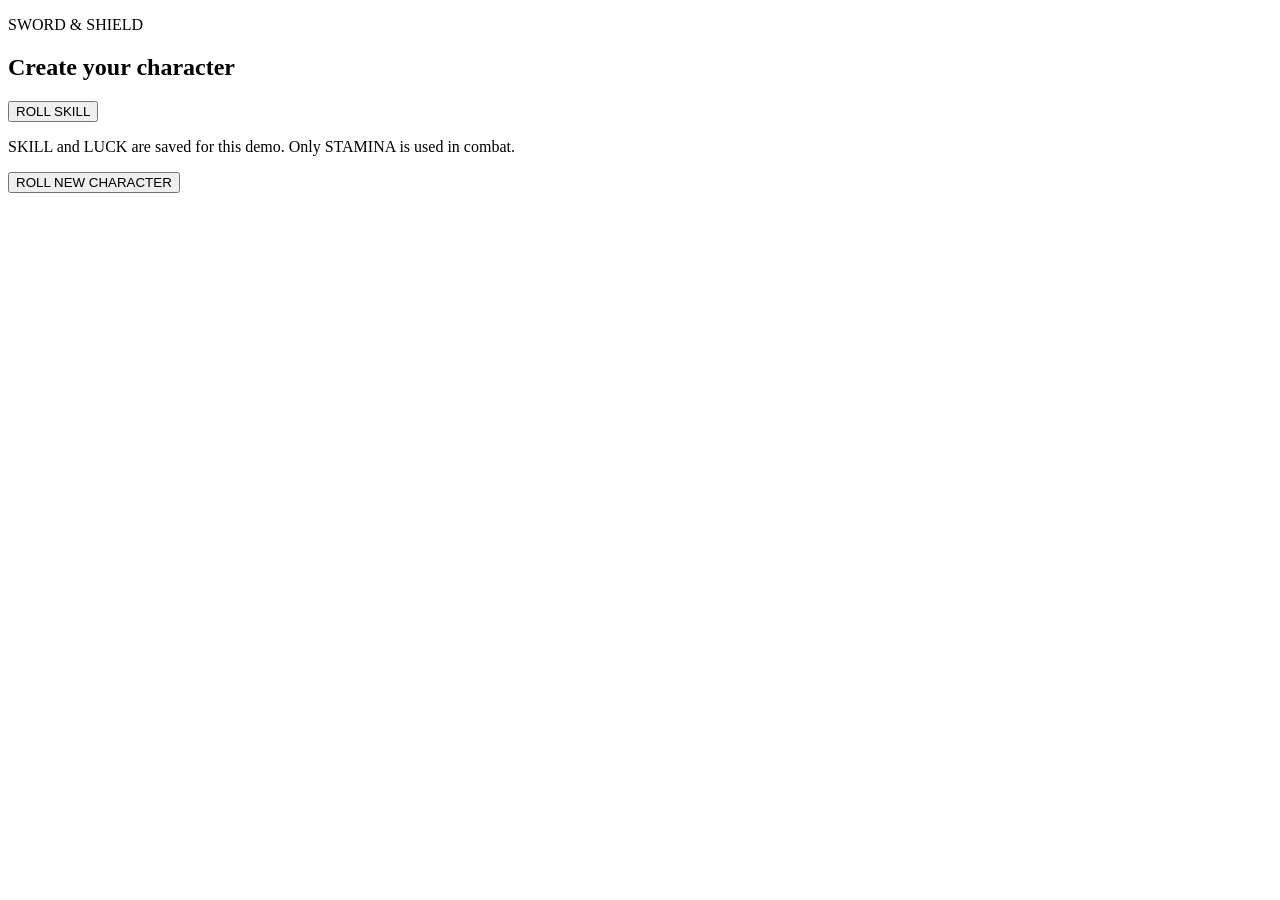
<file: combat/encounter/index.template.html>
<!doctype html>
<html lang="en">
<head>
<meta charset="utf-8">
<meta name="viewport" content="width=device-width,initial-scale=1">
<title>Sword and shield — Combat demo</title>
<!-- STYLES -->
</head>
<body>
<main>
<p class="eyebrow">SWORD &amp; SHIELD</p>
<h1 id="encounter-heading" hidden>A beast blocks your path.</h1>
<section id="creation">
<h2>Create your character</h2>
<p id="stat-rule"></p>
<div id="stat-dice" class="dice-pair" role="img" aria-label="Dice"></div>
<p id="stat-message" role="status" aria-live="polite"></p>
<button id="roll-stat">ROLL SKILL</button>
</section>
<p id="saved-stats"></p>
<p class="muted">SKILL and LUCK are saved for this demo. Only STAMINA is used in combat.</p>
<section id="pickup" hidden>
<button id="take-sword">START COMBAT DEMO</button>
</section>
<section id="fight" hidden>
<p id="weapon-info"></p>
<div class="scores"><p>You <strong id="player-hp"></strong> STAMINA</p><p>Beast <strong id="enemy-hp"></strong> STAMINA</p></div>
<p class="muted">Beast maximum damage: 3 HP</p>
<h2 id="turn"></h2>
<p id="clock">Time: 10.0</p>
<div id="attack-area" class="arena">
<img id="attack-target" src="../attack-target.png" width="1122" height="1402" alt="Armour target: grey outer arms, brown chest and red centre">
<img id="attack-sword" class="moving-sword" src="../sword.png" alt="Sword">
<div id="attack-bar" aria-hidden="true"></div>
</div>
<div id="defence-area" class="arena" hidden>
<img id="shield" src="../../defence/shield.png" alt="Wooden shield with a steel centre boss">
<img id="defence-sword" class="moving-sword" src="../../defence/sword.png" alt="Enemy sword">
</div>
<p id="rules"></p>
<p id="result" role="status" aria-live="polite"></p>
<button id="action">START ATTACK</button>
</section>
<button id="new-character" class="secondary">ROLL NEW CHARACTER</button>
</main>
<!-- SCRIPTS -->
</body>
</html>
</file>
<file: dice/dice.css>
* { box-sizing: border-box; }
:root { color-scheme: dark; font-family: Georgia, "Times New Roman", serif; color: #e6d8b7; background: #100f0d; }
body {
  margin: 0; min-height: 100vh; min-height: 100svh; display: grid; place-items: center; padding: 24px;
  background: radial-gradient(ellipse at 50% 35%, #302a20 0, #191713 45%, #0b0b0a 100%);
}
.dice-panel { position: relative; width: min(100%, 600px); text-align: center; padding: 48px 24px 34px; }
.dice-panel::before, .dice-panel::after { content: ""; display: block; width: 76px; height: 1px; margin: 0 auto 28px; background: linear-gradient(90deg, transparent, #937647, transparent); }
.dice-panel::after { margin: 28px auto 0; }
.eyebrow { margin: 0; color: #aa8c58; font: 11px system-ui, sans-serif; letter-spacing: .3em; }
h1 { margin: 16px 0 14px; font-size: clamp(32px, 7vw, 48px); font-weight: 400; text-shadow: 0 3px 12px #000; }
.hint { min-height: 20px; margin: 0; color: #b9ad96; font: 14px/1.5 system-ui, sans-serif; }
.dice-pair {
  display: flex; align-items: center; justify-content: center; gap: clamp(28px, 8vw, 58px); margin: 30px auto 22px; padding: 46px 20px;
  border-radius: 50%; border-top: 1px solid #8b734025; border-bottom: 1px solid #8b734018;
  background: radial-gradient(ellipse, #49403025, transparent 70%);
  perspective: 700px;
}
.die {
  flex-shrink: 0; width: clamp(88px, 24vw, 120px); aspect-ratio: 1;
  padding: 19px; display: grid; grid-template: repeat(3, 1fr) / repeat(3, 1fr); gap: 9px;
  border-radius: 16px; border: 1px solid #f5e9cc;
  background: radial-gradient(ellipse at 25% 15%, #fff8e3, #e6d5ae 65%, #c6af83);
  box-shadow: inset 3px 3px 5px #fff9e9, inset -4px -5px 9px #8b6f3c50, 1px 2px 0 #baa379, 2px 4px 0 #a89065, 3px 6px 0 #806b49, 5px 12px 10px #0008, 10px 22px 28px #0008;
  transform: rotate(-9deg);
}
.die:nth-child(2) { transform: rotate(12deg); }
.pip { border-radius: 50%; background: #251e16; box-shadow: inset 1px 2px 3px #000, 0 1px 0 #fff8; visibility: hidden; }
.pip.visible { visibility: visible; }
.rolling .die { animation: tumble .24s ease-in-out infinite alternate; }
.rolling .die:nth-child(2) { animation: tumble-second .28s ease-in-out infinite alternate; }
@keyframes tumble { from { transform: translateY(-3px) rotate(-13deg); } to { transform: translateY(3px) rotate(5deg); } }
@keyframes tumble-second { from { transform: translateY(3px) rotate(15deg); } to { transform: translateY(-4px) rotate(-4deg); } }
.total { margin: 0 0 24px; color: #aa8c58; font-size: 12px; text-transform: uppercase; letter-spacing: .2em; }
.total strong { display: block; min-height: 68px; color: #eee0bf; font-size: 56px; font-weight: 400; line-height: 1.2; letter-spacing: 0; font-variant-numeric: tabular-nums; text-shadow: 0 3px 10px #000; }
button { width: min(100%, 240px); min-height: 52px; border: 1px solid #9d804b; border-radius: 3px; background: linear-gradient(#403525, #272016); color: #f2dfb4; box-shadow: inset 0 0 0 3px #17130e, 0 4px 12px #0005; font: 600 13px system-ui, sans-serif; letter-spacing: .2em; cursor: pointer; }
button:hover { background: linear-gradient(#58472f, #35291b); border-color: #d5b376; }
button:active { transform: translateY(1px); }
button:focus-visible { outline: 2px solid #f3d99f; outline-offset: 5px; }
.footnote { color: #9e9078; margin: 22px 0 0; font-size: 13px; font-style: italic; }
@media (prefers-reduced-motion: reduce) { .rolling .die { animation: none; } }
@media (max-width: 360px) { body { padding: 12px; } .dice-panel { padding-inline: 12px; } .die { padding: 15px; gap: 7px; } }

/* Turn and saved results reuse the existing palette and typography. */
.turn-label { margin: 20px 0 0; color: #eee0bf; font: 600 14px system-ui, sans-serif; letter-spacing: .2em; }
.results { margin: 0 0 24px; color: #b9ad96; font: 13px/1.6 system-ui, sans-serif; letter-spacing: .08em; }
.results p { margin: 6px 0; }
.results strong { color: #eee0bf; font-variant-numeric: tabular-nums; }
</file>
<file: game-2-map/style.css>
#adventure[hidden], #characterSetup[hidden] { display: none !important; }

:root {
  color-scheme: dark;
  --ink: #f1e8d8;
  --gold: #d2aa61;
  --line: #5b4c36;
  --panel: #181510;
}

* { box-sizing: border-box; }
html, body { margin: 0; min-height: 100%; background: #080706; color: var(--ink); }
body { font-family: Georgia, "Times New Roman", serif; }

.game-shell {
  width: min(1450px, 100vw);
  height: 100vh;
  min-height: 100vh;
  margin: auto;
  display: grid;
  grid-template-columns: minmax(0, 1.8fr) minmax(360px, .8fr);
  background: #100e0b;
  overflow: hidden;
}

.scene-panel { position: relative; height: 100vh; min-height: 0; overflow: hidden; background: #030302; }
#scene { width: 100%; height: 100%; position: absolute; inset: 0; object-fit: cover; }
.shade { position: absolute; inset: 0; box-shadow: inset 0 0 110px #000b; pointer-events: none; }

.story-panel {
  display: flex;
  flex-direction: column;
  justify-content: flex-start;
  padding: clamp(30px, 4vw, 62px);
  border-left: 1px solid var(--line);
  background: var(--panel);
  min-height: 0;
  overflow-y: auto;
}

.eyebrow {
  margin: 0 0 10px;
  color: var(--gold);
  text-transform: uppercase;
  letter-spacing: 2px;
  font-size: 12px;
}

h1 { margin: 0 0 22px; font-size: clamp(30px, 3vw, 46px); line-height: 1.05; }
.story-text { min-height: 120px; margin: 0; color: #e5dac8; font-size: 20px; line-height: 1.65; overflow-wrap: anywhere; }
.eyebrow, h1, .story-text, .monster-timer, .choice-heading, .choices, .utility-buttons, .inventory-panel { flex-shrink: 0; }
.monster-timer {
  display: flex;
  align-items: center;
  justify-content: space-between;
  margin-top: 18px;
  padding: 13px 16px;
  border: 1px solid #934b3e;
  border-radius: 5px;
  background: #2a1714;
  color: #e8c5bc;
  text-transform: uppercase;
  letter-spacing: 1.2px;
  font-size: 12px;
}
.monster-timer[hidden] { display: none; }
.monster-timer strong { color: #f0bd66; font-size: 28px; line-height: 1; }
.choice-heading {
  margin: 32px 0 12px;
  color: var(--gold);
  font-size: 12px;
  text-transform: uppercase;
  letter-spacing: 1.5px;
}

.choices { display: grid; gap: 10px; }
.choice-button {
  width: 100%; min-height: 58px; padding: 13px 16px;
  border: 1px solid #715e42; border-radius: 5px;
  background: #30291f; color: var(--ink);
  font: 17px/1.3 Georgia, "Times New Roman", serif;
  text-align: left; cursor: pointer;
}
.choice-button:hover, .choice-button:focus-visible {
  background: #463a29; border-color: var(--gold); outline: none;
}
.choice-number { display: inline-block; width: 28px; color: var(--gold); }

.utility-buttons { display: grid; grid-template-columns: 1fr auto; gap: 8px; margin-top: 28px; }
.inventory-button, .use-button, .examine-button {
  padding: 12px 14px;
  border: 1px solid var(--line);
  border-radius: 5px;
  background: #100e0b;
  color: var(--gold);
  font: 15px Georgia, "Times New Roman", serif;
  text-align: left;
  cursor: pointer;
}
.inventory-button span { float: right; color: var(--ink); }
.use-button { min-width: 86px; text-align: center; }
.examine-button { grid-column: 1 / -1; text-align: center; }
.use-button:disabled, .examine-button:disabled { opacity: .35; cursor: not-allowed; }
.use-button.active { border-color: var(--gold); background: #463a29; }
.examine-button:hover:not(:disabled), .examine-button:focus-visible:not(:disabled) {
  background: #30291f; border-color: var(--gold); outline: none;
}
.inventory-panel { display: grid; grid-template-columns: 1fr 1fr; gap: 8px; margin-top: 8px; }
.inventory-slot {
  min-height: 68px; padding: 10px; border: 1px solid #4d412f;
  border-radius: 0; background: #100e0b; color: var(--ink);
  font: inherit; text-align: left; cursor: default;
}
.inventory-slot span { display: block; margin-bottom: 7px; color: var(--gold); font-size: 11px; text-transform: uppercase; }
.inventory-slot strong { font-size: 14px; font-weight: normal; }
.inventory-slot.use-ready:not(:disabled) { border-color: var(--gold); cursor: pointer; box-shadow: 0 0 0 1px #d2aa6144 inset; }
.inventory-slot:disabled { opacity: .55; }
.clear-inventory {
  grid-column: 1 / -1;
  padding: 10px;
  border: 1px solid #77483f;
  border-radius: 5px;
  background: #2a1714;
  color: #e8c5bc;
  font: 14px Georgia, "Times New Roman", serif;
  cursor: pointer;
}
.clear-inventory:disabled { opacity: .35; cursor: not-allowed; }
.clear-inventory:hover:not(:disabled) { background: #42211c; border-color: #a66154; }

@media (max-width: 820px) {
  .game-shell { grid-template-columns: 1fr; height: auto; overflow: visible; }
  .scene-panel { height: 52vh; min-height: 52vh; }
  .story-panel { min-height: 48vh; border-left: 0; border-top: 1px solid var(--line); }
  .story-text { min-height: 0; }
}

/* One shared stat box, ordered SKILL / STAMINA / LUCK. */
.player-stats {
  display: grid;
  grid-template-columns: repeat(3, minmax(0, 1fr));
  margin: 20px 0 0;
  padding: 16px 0;
  border: 1px solid #715e42;
  border-radius: 6px;
  background: #100e0b;
  box-shadow: inset 0 1px 0 #d2aa6114;
  flex-shrink: 0;
}
.player-stats[hidden] { display: none; }
.player-stats > div { min-width: 0; padding: 4px 6px; text-align: center; }
.player-stats > div + div { border-left: 1px solid var(--line); }
.player-stats dt { color: var(--gold); font-size: 12px; letter-spacing: 1px; }
.player-stats dd { margin: 8px 0 0; color: var(--ink); font-size: 28px; font-variant-numeric: tabular-nums; }

/* Game 2 activity layout. Overflow remains available for zoom and short screens. */
[hidden] { display: none !important; }
.game-shell { height: 100dvh; min-height: 100svh; grid-template-columns: minmax(0, 1.8fr) minmax(380px, 1fr); }
.scene-panel { height: 100%; }
.story-panel { padding: clamp(12px, 1.6vw, 24px); gap: 8px; }
.player-stats { margin: 0; padding: 7px 0; }
.player-stats > div { display: flex; align-items: center; justify-content: center; gap: 8px; }
.player-stats dt { font-size: 12px; letter-spacing: .4px; }
.player-stats dd { margin: 0; font-size: 22px; }
.activity-panel { flex: 1 0 240px; min-width: 0; padding: 12px; border: 1px solid var(--line); border-radius: 5px; background: #100e0b; overflow: auto; }
.eyebrow { margin-bottom: 8px; }
h1 { margin-bottom: 12px; font-size: clamp(25px, 2.4vw, 34px); line-height: 1.1; }
.story-text { min-height: 0; font-size: 18px; line-height: 1.45; white-space: pre-line; }
.story-pager { display: flex; align-items: center; justify-content: space-between; gap: 12px; margin-top: 12px; }
.story-pager button { min-width: 48px; min-height: 44px; border: 1px solid var(--line); background: #30291f; color: var(--gold); font-size: 24px; cursor: pointer; }
.story-pager button:disabled { opacity: .35; cursor: default; }
.choice-heading { margin: 2px 0 0; }
.choices { gap: 6px; }
.choice-button { min-height: 44px; padding: 9px 10px; font-size: 16px; }
.utility-buttons { grid-template-columns: minmax(0, 1fr) auto auto; gap: 6px; margin: 0; }
.inventory-button, .use-button, .examine-button { min-height: 44px; padding: 9px; }
.use-button { min-width: 60px; }
.examine-button { grid-column: auto; }
.inventory-panel { margin: 0; gap: 6px; }
.inventory-slot { min-height: 52px; padding: 7px; }
.inventory-slot span { margin-bottom: 4px; }
.clear-inventory { min-height: 44px; }
#luckContent h2 { margin: 0 0 10px; font-size: 24px; }
#luckResult { margin: 8px 0; font-size: 17px; line-height: 1.4; }
.monster-timer { margin-top: 8px; padding: 8px; }
@media (max-width: 820px) {
  .game-shell { grid-template-columns: 1fr; grid-template-rows: minmax(100px, 22dvh) minmax(0, 1fr); }
  .scene-panel { height: 100%; min-height: 0; }
  .story-panel { min-height: 0; padding: 10px; border-left: 0; }
  .activity-panel { flex-basis: 200px; padding: 10px; }
  .story-text { font-size: 17px; line-height: 1.4; }
  .choices { grid-template-columns: repeat(2, minmax(0, 1fr)); }
  .choice-button:only-child { grid-column: 1 / -1; }
  .choice-number { width: 21px; }
}

.player-stats { position: sticky; top: 0; z-index: 2; }
#activityMessage { margin: 8px 0 0; font-size: 16px; line-height: 1.35; }
@media (max-width: 820px) and (max-height: 740px) {
  .game-shell { grid-template-rows: minmax(80px, 14dvh) minmax(0, 1fr); }
}
</file>
<file: stats/stats.css>
[hidden] { display: none !important; }
.dice-panel { width: min(100%, 720px); padding-top: 24px; }
.turn-label { margin-bottom: 12px; }
#message { min-height: 48px; font: 16px/1.5 system-ui, sans-serif; }
#stat-dice { margin-block: 16px; padding-block: 28px; min-height: 180px; }
h2 { font-size: 22px; font-weight: normal; margin: 28px 0 14px; }
#summary { display: grid; grid-template-columns: repeat(3, 1fr); gap: 12px; margin: 0 0 24px; }
.stat-card { border: 1px solid #93764766; border-radius: 6px; padding: 16px 8px; background: #17130e88; }
dt { font: 600 12px system-ui, sans-serif; letter-spacing: .14em; color: #c5aa78; }
dd { margin: 8px 0 0; }
.stat-value { display: block; font-size: 34px; }
.calculation { display: block; font: 12px/1.5 system-ui, sans-serif; color: #b9ad96; margin-top: 10px; }
.secondary { background: transparent; font-size: 11px; min-height: 44px; }
@media (max-width: 480px) { #summary { grid-template-columns: 1fr; } .stat-card { padding: 12px; } .stat-value { font-size: 28px; } }
</file>
